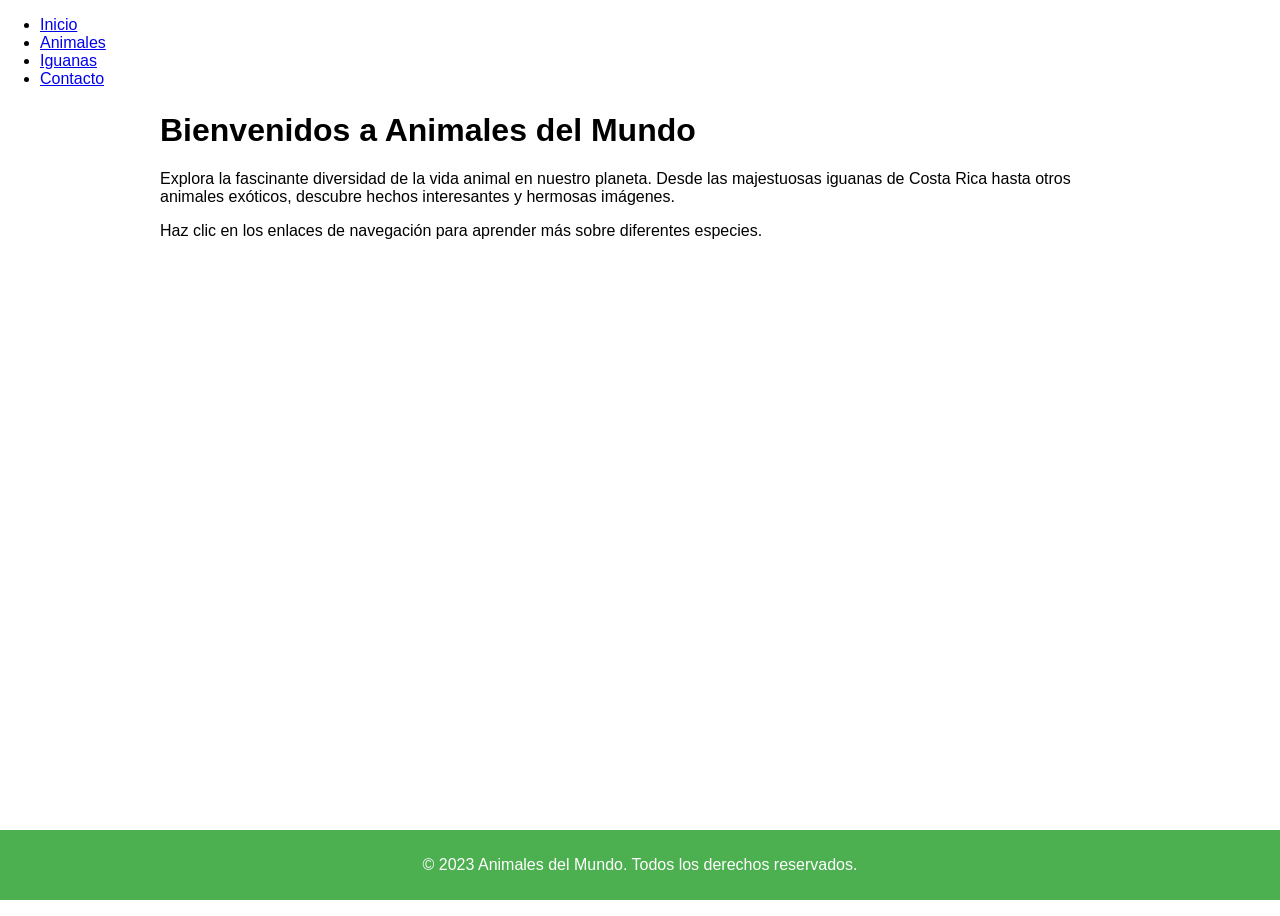
<file: index.html>
<!DOCTYPE html>
<html lang="es">
<head>
    <meta charset="UTF-8">
    <meta name="viewport" content="width=device-width, initial-scale=1.0">
    <title>Animales del Mundo</title>
    <link rel="stylesheet" href="styles.css">
</head>
<body>
    <nav>
        <ul>
            <li><a href="index.html">Inicio</a></li>
            <li><a href="animales.html">Animales</a></li>
            <li><a href="iguana.html">Iguanas</a></li>
            <li><a href="contacto.html">Contacto</a></li>
        </ul>
    </nav>

    <main>
        <h1>Bienvenidos a Animales del Mundo</h1>
        <p>Explora la fascinante diversidad de la vida animal en nuestro planeta. Desde las majestuosas iguanas de Costa Rica hasta otros animales exóticos, descubre hechos interesantes y hermosas imágenes.</p>
        <p>Haz clic en los enlaces de navegación para aprender más sobre diferentes especies.</p>
    </main>

    <footer>
        <p>&copy; 2023 Animales del Mundo. Todos los derechos reservados.</p>
    </footer>
</body>
</html>
</file>
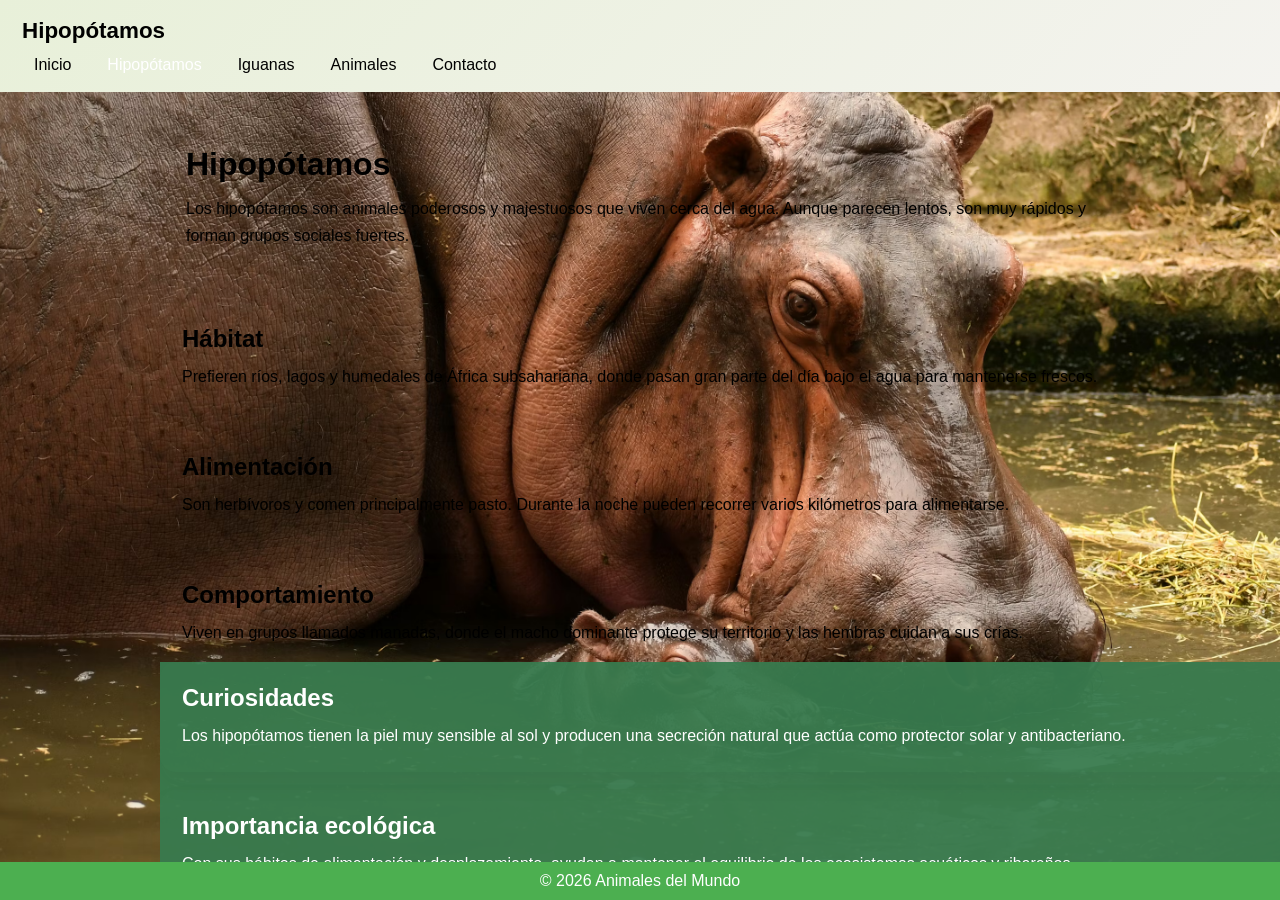
<file: hipopotamo.html>
<!DOCTYPE html>
<html lang="es">
<head>
    <meta charset="UTF-8">
    <meta name="viewport" content="width=device-width, initial-scale=1.0">
    <title>Hipopótamos</title>
    <link rel="stylesheet" href="styles.css">
</head>
<body class="hippo-page">
    <header>
        <div class="site-brand">Hipopótamos</div>
        <nav class="main-nav">
            <ul>
                <li><a href="index.html">Inicio</a></li>
                <li><a href="hipopotamo.html" class="active">Hipopótamos</a></li>
                <li><a href="iguana.html">Iguanas</a></li>
                <li><a href="animales.html">Animales</a></li>
                <li><a href="contacto.html">Contacto</a></li>
            </ul>
        </nav>
    </header>

    <main>
        <section class="hero">
            <h1>Hipopótamos</h1>
            <p>Los hipopótamos son animales poderosos y majestuosos que viven cerca del agua. Aunque parecen lentos, son muy rápidos y forman grupos sociales fuertes.</p>
        </section>
        

        <section class="info-grid">
            <article class="card">
                <h2>Hábitat</h2>
                <p>Prefieren ríos, lagos y humedales de África subsahariana, donde pasan gran parte del día bajo el agua para mantenerse frescos.</p>
            </article>
            <article class="card">
                <h2>Alimentación</h2>
                <p>Son herbívoros y comen principalmente pasto. Durante la noche pueden recorrer varios kilómetros para alimentarse.</p>
            </article>
            <article class="card">
                <h2>Comportamiento</h2>
                <p>Viven en grupos llamados manadas, donde el macho dominante protege su territorio y las hembras cuidan a sus crías.</p>
            </article>
        </section>

        <section class="details">
            <article class="card">
                <h2>Curiosidades</h2>
                <p>Los hipopótamos tienen la piel muy sensible al sol y producen una secreción natural que actúa como protector solar y antibacteriano.</p>
            </article>
            <article class="card">
                <h2>Importancia ecológica</h2>
                <p>Con sus hábitos de alimentación y desplazamiento, ayudan a mantener el equilibrio de los ecosistemas acuáticos y ribereños.</p>
            </article>
        </section>
    </main>

    <footer>
        © 2026 Animales del Mundo
    </footer>
</body>
</html>
</file>
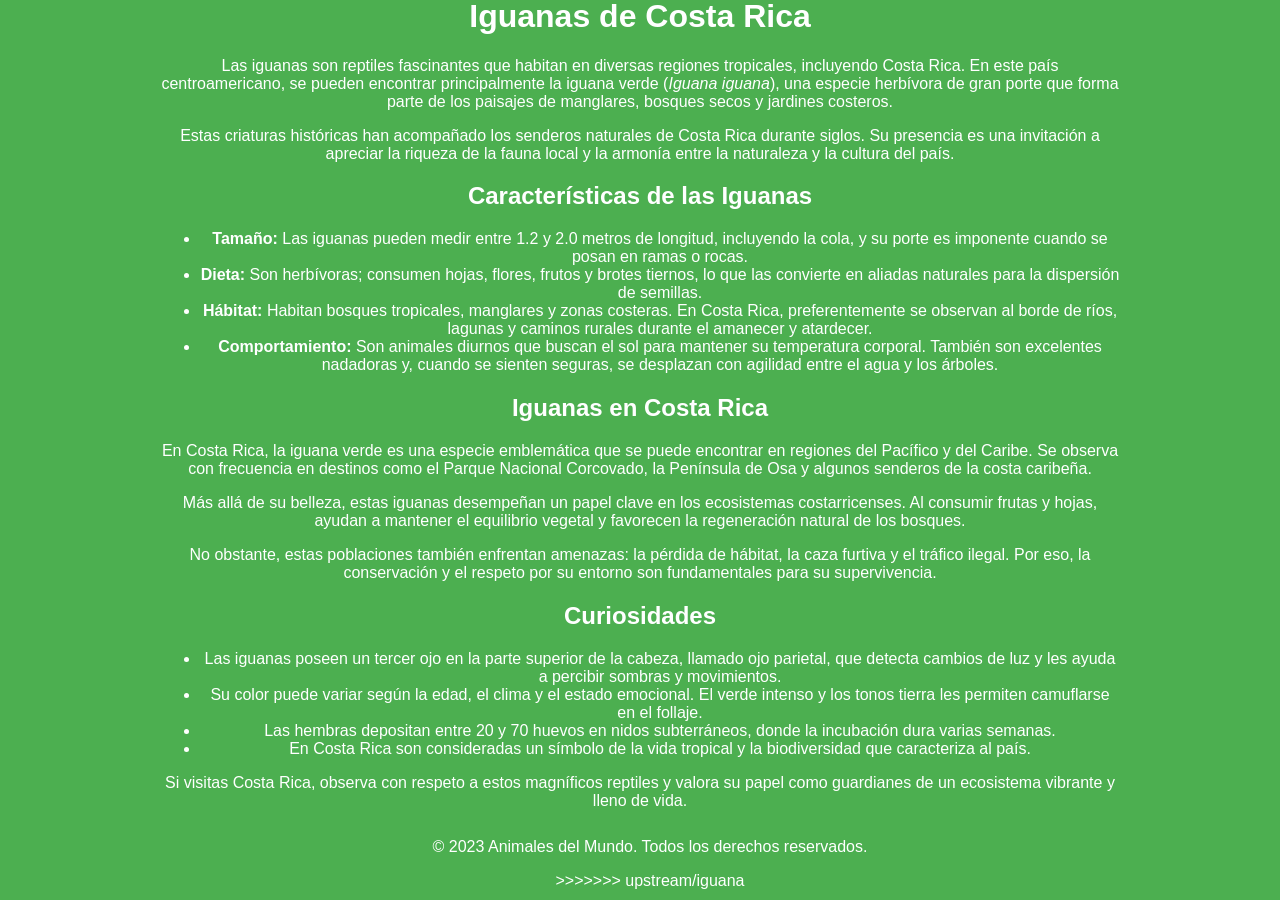
<file: iguana.html>
<!DOCTYPE html>
<html lang="es">
<head>
    <meta charset="UTF-8">
    <meta name="viewport" content="width=device-width, initial-scale=1.0">
    <title>Iguanas de Costa Rica</title>
    <link rel="stylesheet" href="styles.css">
</head>
<<<<<<< HEAD
<body>
    <header>
        <div class="site-brand">Iguanas</div>
        <nav class="main-nav">
            <ul>
                <li><a href="index.html">Inicio</a></li>
                <li><a href="hipopotamo.html">Hipopótamos</a></li>
                <li><a href="iguana.html" class="active">Iguanas</a></li>
                <li><a href="animales.html">Animales</a></li>
                <li><a href="contacto.html">Contacto</a></li>
            </ul>
        </nav>
    </header>

    <main>
        <section class="hero">
            <h1>Iguanas de Costa Rica</h1>
            <p>Esta página comparte el mismo estilo del proyecto para que todas las secciones tengan un diseño uniforme y moderno.</p>
            <img src="iguana-iguanas.jpg" alt="Iguana en su hábitat natural" class="hero-image">
        </section>
    </main>

    <footer>
        © 2026 Animales del Mundo
=======
<body class="page-iguana">
    <nav>
        <ul>
            <li><a href="index.html">Inicio</a></li>
            <li><a href="animales.html">Animales</a></li>
            <li><a href="iguana.html">Iguanas</a></li>
            <li><a href="contacto.html">Contacto</a></li>
        </ul>
    </nav>

    <main>
        <h1>Iguanas de Costa Rica</h1>
        <p>Las iguanas son reptiles fascinantes que habitan en diversas regiones tropicales, incluyendo Costa Rica. En este país centroamericano, se pueden encontrar principalmente la iguana verde (<em>Iguana iguana</em>), una especie herbívora de gran porte que forma parte de los paisajes de manglares, bosques secos y jardines costeros.</p>

        <p>Estas criaturas históricas han acompañado los senderos naturales de Costa Rica durante siglos. Su presencia es una invitación a apreciar la riqueza de la fauna local y la armonía entre la naturaleza y la cultura del país.</p>

        <h2>Características de las Iguanas</h2>
        <ul>
            <li><strong>Tamaño:</strong> Las iguanas pueden medir entre 1.2 y 2.0 metros de longitud, incluyendo la cola, y su porte es imponente cuando se posan en ramas o rocas.</li>
            <li><strong>Dieta:</strong> Son herbívoras; consumen hojas, flores, frutos y brotes tiernos, lo que las convierte en aliadas naturales para la dispersión de semillas.</li>
            <li><strong>Hábitat:</strong> Habitan bosques tropicales, manglares y zonas costeras. En Costa Rica, preferentemente se observan al borde de ríos, lagunas y caminos rurales durante el amanecer y atardecer.</li>
            <li><strong>Comportamiento:</strong> Son animales diurnos que buscan el sol para mantener su temperatura corporal. También son excelentes nadadoras y, cuando se sienten seguras, se desplazan con agilidad entre el agua y los árboles.</li>
        </ul>

        <h2>Iguanas en Costa Rica</h2>
        <p>En Costa Rica, la iguana verde es una especie emblemática que se puede encontrar en regiones del Pacífico y del Caribe. Se observa con frecuencia en destinos como el Parque Nacional Corcovado, la Península de Osa y algunos senderos de la costa caribeña.</p>

        <p>Más allá de su belleza, estas iguanas desempeñan un papel clave en los ecosistemas costarricenses. Al consumir frutas y hojas, ayudan a mantener el equilibrio vegetal y favorecen la regeneración natural de los bosques.</p>

        <p>No obstante, estas poblaciones también enfrentan amenazas: la pérdida de hábitat, la caza furtiva y el tráfico ilegal. Por eso, la conservación y el respeto por su entorno son fundamentales para su supervivencia.</p>

        <h2>Curiosidades</h2>
        <ul>
            <li>Las iguanas poseen un tercer ojo en la parte superior de la cabeza, llamado ojo parietal, que detecta cambios de luz y les ayuda a percibir sombras y movimientos.</li>
            <li>Su color puede variar según la edad, el clima y el estado emocional. El verde intenso y los tonos tierra les permiten camuflarse en el follaje.</li>
            <li>Las hembras depositan entre 20 y 70 huevos en nidos subterráneos, donde la incubación dura varias semanas.</li>
            <li>En Costa Rica son consideradas un símbolo de la vida tropical y la biodiversidad que caracteriza al país.</li>
        </ul>

        <p>Si visitas Costa Rica, observa con respeto a estos magníficos reptiles y valora su papel como guardianes de un ecosistema vibrante y lleno de vida.</p>
    </main>

    <footer>
        <p>&copy; 2023 Animales del Mundo. Todos los derechos reservados.</p>
>>>>>>> upstream/iguana
    </footer>
</body>
</html>
</file>
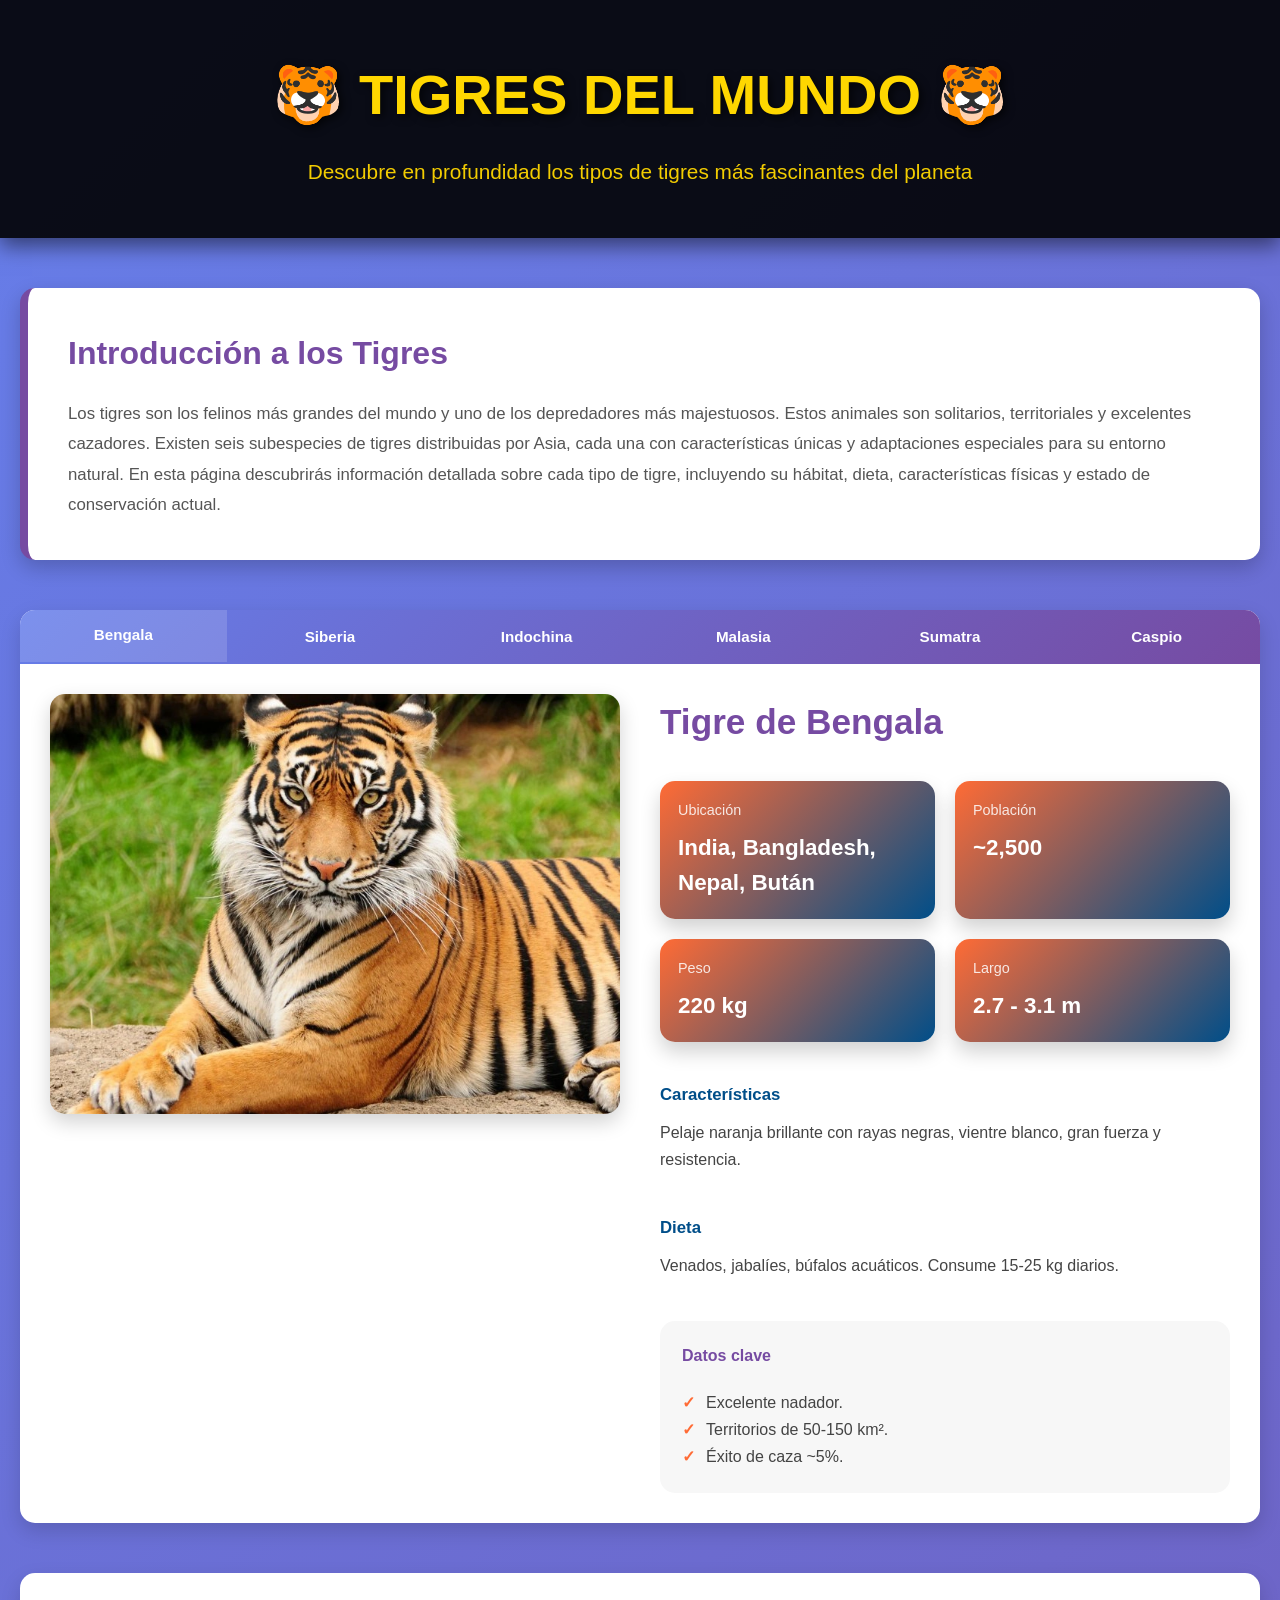
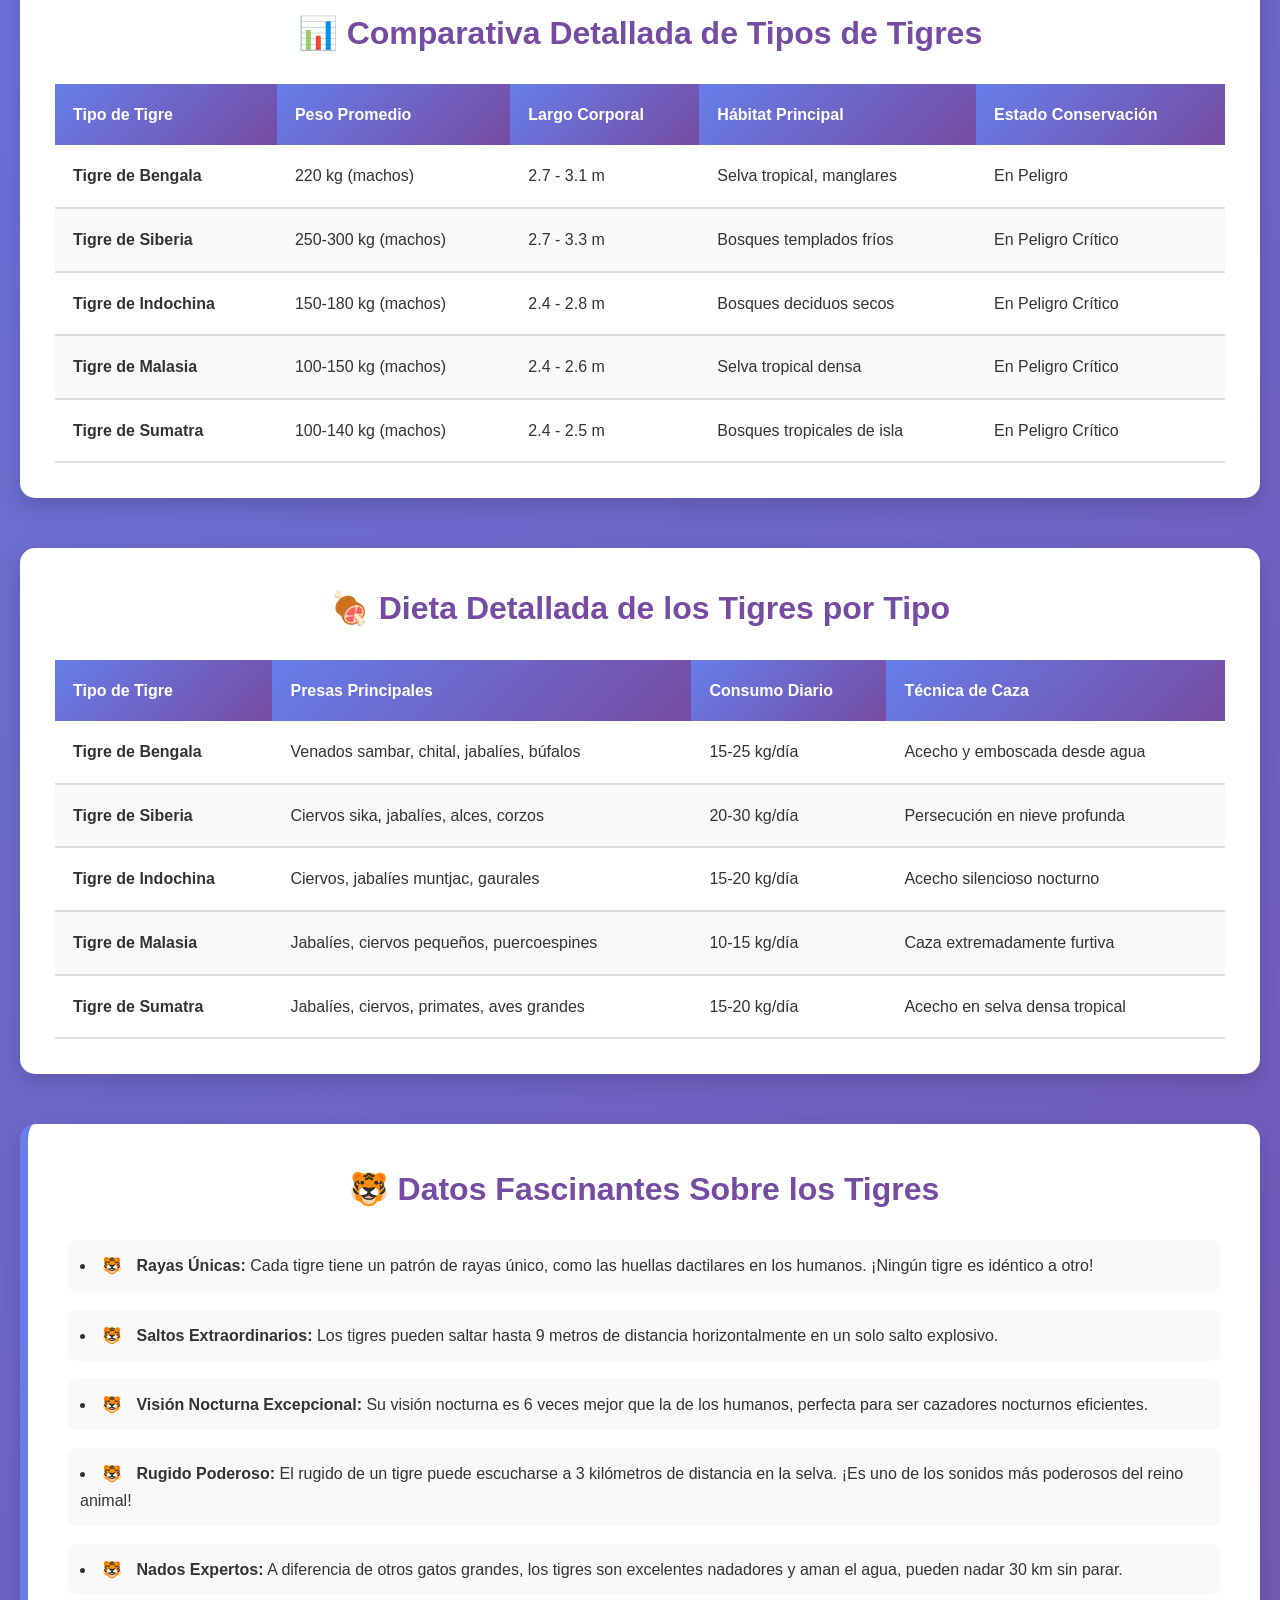
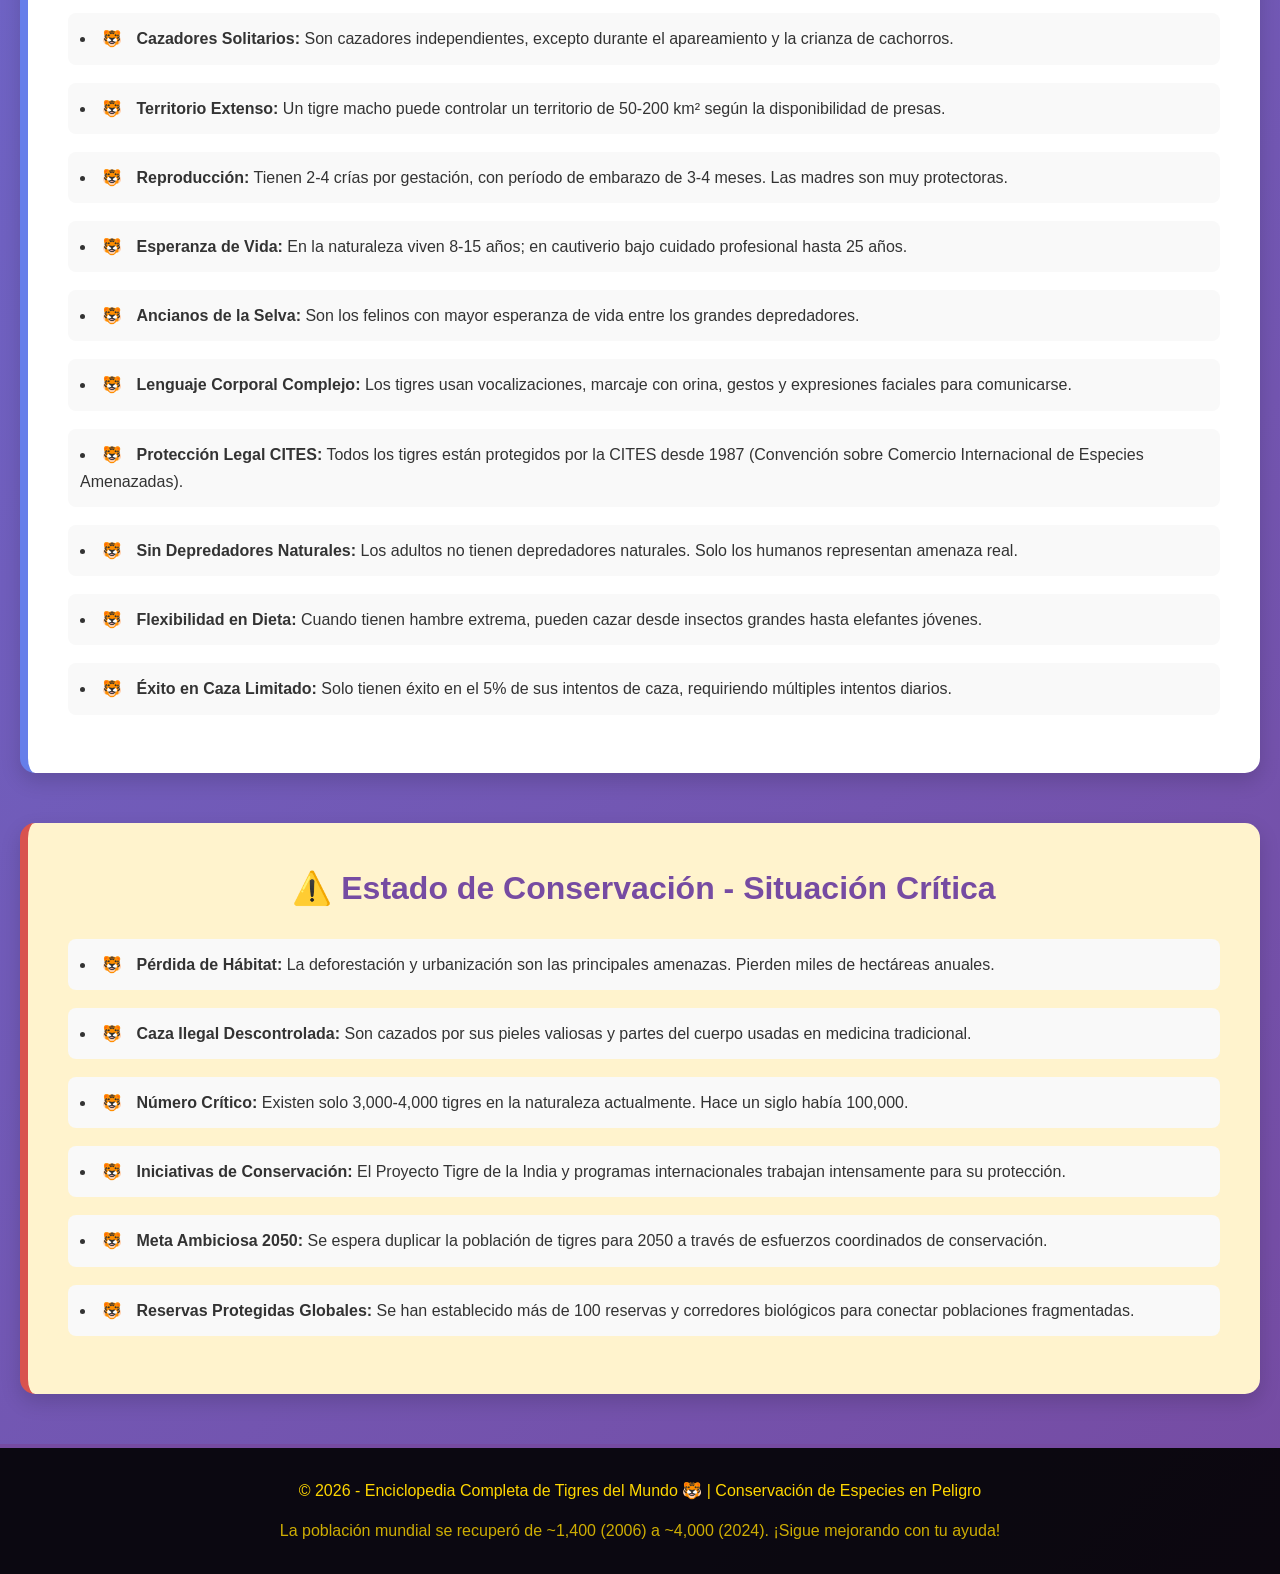
<file: tigre.html>
<!DOCTYPE html>
<html lang="es">
<head>
    <meta charset="UTF-8">
    <meta name="viewport" content="width=device-width, initial-scale=1.0">
    <title>Enciclopedia de Tigres del Mundo</title>
    <style>
        * {
            margin: 0;
            padding: 0;
            box-sizing: border-box;
        }
        
        @keyframes slideInDown {
            from {
                opacity: 0;
                transform: translateY(-50px);
            }
            to {
                opacity: 1;
                transform: translateY(0);
            }
        }
        
        @keyframes slideInUp {
            from {
                opacity: 0;
                transform: translateY(50px);
            }
            to {
                opacity: 1;
                transform: translateY(0);
            }
        }
        
        @keyframes fadeIn {
            from {
                opacity: 0;
            }
            to {
                opacity: 1;
            }
        }
        
        @keyframes scaleIn {
            from {
                opacity: 0;
                transform: scale(0.8);
            }
            to {
                opacity: 1;
                transform: scale(1);
            }
        }
        
        @keyframes glow {
            0%, 100% {
                box-shadow: 0 0 10px rgba(255, 215, 0, 0.3);
            }
            50% {
                box-shadow: 0 0 25px rgba(255, 215, 0, 0.8);
            }
        }
        
        @keyframes pulse {
            0%, 100% {
                transform: scale(1);
            }
            50% {
                transform: scale(1.05);
            }
        }
        
        body {
            font-family: 'Segoe UI', Tahoma, Geneva, Verdana, sans-serif;
            line-height: 1.6;
            color: #333;
            background: linear-gradient(135deg, #667eea 0%, #764ba2 100%);
        }
        
        header {
            background-color: rgba(0, 0, 0, 0.9);
            color: #ffd700;
            padding: 50px 20px;
            text-align: center;
            box-shadow: 0 8px 20px rgba(0, 0, 0, 0.5);
            animation: slideInDown 0.8s ease-out;
        }
        
        header h1 {
            font-size: 3.5em;
            margin-bottom: 15px;
            text-shadow: 3px 3px 8px rgba(0, 0, 0, 0.7);
            animation: pulse 3s infinite;
        }
        
        header p {
            font-size: 1.3em;
            opacity: 0.95;
            animation: fadeIn 1.2s ease-out;
        }
        
        .container {
            max-width: 1300px;
            margin: 50px auto;
            padding: 0 20px;
        }
        
        .intro {
            background-color: white;
            padding: 40px;
            border-radius: 15px;
            margin-bottom: 50px;
            box-shadow: 0 8px 20px rgba(0, 0, 0, 0.2);
            animation: slideInUp 0.8s ease-out;
            border-left: 8px solid #764ba2;
        }
        
        .intro h2 {
            color: #764ba2;
            margin-bottom: 20px;
            font-size: 2em;
        }
        
        .intro p {
            font-size: 1.05em;
            line-height: 1.8;
            color: #555;
        }
        
        /* PESTAÑAS DE TIGRES */
        .tabs-wrapper {
            background-color: white;
            border-radius: 15px;
            box-shadow: 0 8px 20px rgba(0, 0, 0, 0.15);
            margin-bottom: 50px;
            overflow: hidden;
            animation: fadeIn 1s ease-out 0.3s both;
        }
        
        .tabs-header {
            display: grid;
            grid-template-columns: repeat(6, minmax(100px, 1fr));
            background: linear-gradient(135deg, #667eea 0%, #764ba2 100%);
        }
        
        .tab-button {
            padding: 18px 12px;
            background-color: transparent;
            color: white;
            border: none;
            cursor: pointer;
            font-size: 0.95em;
            font-weight: bold;
            transition: background 0.3s ease, transform 0.3s ease;
            text-align: center;
            line-height: 1.2;
        }
        
        .tab-button:hover,
        .tab-button.active {
            background-color: rgba(255, 255, 255, 0.15);
            transform: translateY(-2px);
        }
        
        .tabs-content {
            padding: 30px;
        }
        
        .tab-panel {
            display: none;
        }
        
        .tab-panel.active {
            display: block;
        }
        
        .tab-card {
            display: grid;
            grid-template-columns: 1fr 1fr;
            gap: 40px;
            align-items: start;
        }
        
        .tab-card .tab-image {
            width: 100%;
            border-radius: 15px;
            height: 420px;
            object-fit: cover;
            box-shadow: 0 8px 20px rgba(0, 0, 0, 0.18);
            transition: transform 0.5s ease;
        }
        
        .tab-card .tab-image:hover {
            transform: scale(1.03);
        }
        
        .tab-details {
            display: flex;
            flex-direction: column;
            gap: 20px;
        }
        
        .tab-details h3 {
            color: #764ba2;
            font-size: 2.2em;
            margin-bottom: 10px;
        }
        
        .info-section {
            margin-bottom: 22px;
            animation: slideInUp 0.8s ease-out;
        }
        
        .info-section strong {
            color: #004e89;
            display: block;
            margin-bottom: 10px;
            font-size: 1.05em;
        }
        
        .info-section p {
            font-size: 1em;
            line-height: 1.7;
            color: #444;
        }
        
        .detail-grid {
            display: grid;
            grid-template-columns: repeat(2, minmax(140px, 1fr));
            gap: 20px;
            margin-bottom: 20px;
        }
        
        .detail-box {
            background: linear-gradient(135deg, #ff6b35 0%, #004e89 100%);
            color: white;
            border-radius: 15px;
            padding: 18px;
            box-shadow: 0 10px 20px rgba(0, 0, 0, 0.18);
        }
        
        .detail-box span {
            display: block;
            opacity: 0.85;
            font-size: 0.9em;
            margin-bottom: 8px;
        }
        
        .detail-box strong {
            font-size: 1.4em;
            display: block;
        }
        
        .feature-list {
            background-color: #f7f7f7;
            border-radius: 15px;
            padding: 22px;
            display: grid;
            gap: 12px;
        }
        
        .feature-list p {
            margin-bottom: 0;
            color: #505050;
        }
        
        .feature-list strong {
            color: #764ba2;
            display: block;
            margin-bottom: 8px;
        }
        
        .feature-list ul {
            list-style: none;
            padding-left: 0;
        }
        
        .feature-list li {
            padding-left: 24px;
            position: relative;
            line-height: 1.7;
            color: #444;
        }
        
        .feature-list li:before {
            content: "✓";
            position: absolute;
            left: 0;
            color: #ff6b35;
            font-weight: bold;
        }
        
        .tabs-header .tab-button {
            font-size: 0.95em;
        }
        
        .tabs-header .tab-button:focus {
            outline: none;
        }
        
        .tabla-tigres {
            background-color: white;
            padding: 35px;
            border-radius: 15px;
            margin-bottom: 50px;
            box-shadow: 0 8px 20px rgba(0, 0, 0, 0.15);
            animation: slideInUp 0.8s ease-out;
        }
        
        .tabla-tigres h2 {
            color: #764ba2;
            margin-bottom: 25px;
            text-align: center;
            font-size: 2em;
        }
        
        table {
            width: 100%;
            border-collapse: collapse;
            margin-top: 20px;
        }
        
        table th {
            background: linear-gradient(135deg, #667eea 0%, #764ba2 100%);
            color: white;
            padding: 18px;
            text-align: left;
            font-weight: bold;
            animation: slideInDown 0.6s ease-out;
        }
        
        table td {
            padding: 18px;
            border-bottom: 2px solid #ddd;
            transition: all 0.3s ease;
        }
        
        table tr:nth-child(even) {
            background-color: #f9f9f9;
        }
        
        table tr:hover {
            background-color: #e8f1ff;
            transform: scale(1.01);
        }
        
        .curiosidades {
            background-color: white;
            padding: 40px;
            border-radius: 15px;
            margin-bottom: 50px;
            box-shadow: 0 8px 20px rgba(0, 0, 0, 0.15);
            animation: slideInUp 1s ease-out;
            border-left: 8px solid #667eea;
        }
        
        .curiosidades h2 {
            color: #764ba2;
            margin-bottom: 25px;
            text-align: center;
            font-size: 2em;
        }
        
        .curiosidades ul {
            list-style-position: inside;
        }
        
        .curiosidades li {
            margin-bottom: 18px;
            padding: 12px;
            font-size: 1em;
            line-height: 1.7;
            background-color: #f9f9f9;
            border-radius: 8px;
            transition: all 0.3s ease;
            animation: slideInUp 0.6s ease-out;
        }
        
        .curiosidades li:hover {
            background-color: #e8f1ff;
            transform: translateX(10px);
            box-shadow: 0 4px 12px rgba(102, 126, 234, 0.2);
        }
        
        .curiosidades li:before {
            content: "🐯 ";
            margin-right: 10px;
        }
        
        footer {
            background-color: rgba(0, 0, 0, 0.9);
            color: #ffd700;
            text-align: center;
            padding: 30px 20px;
            margin-top: 50px;
            animation: slideInUp 0.8s ease-out;
            border-top: 4px solid #764ba2;
        }
        
        @media (max-width: 768px) {
            header h1 {
                font-size: 2.2em;
            }
            
            .tigres-grid {
                grid-template-columns: 1fr;
                gap: 35px;
            }
            
            table {
                font-size: 0.9em;
            }
            
            table th, table td {
                padding: 12px;
            }
            
            .intro, .tabla-tigres, .curiosidades {
                padding: 25px;
            }
        }
    </style>
</head>
<body>
    <header>
        <h1>🐯 TIGRES DEL MUNDO 🐯</h1>
        <p>Descubre en profundidad los tipos de tigres más fascinantes del planeta</p>
    </header>
    
    <div class="container">
        <div class="intro">
            <h2>Introducción a los Tigres</h2>
            <p>
                Los tigres son los felinos más grandes del mundo y uno de los depredadores más majestuosos. 
                Estos animales son solitarios, territoriales y excelentes cazadores. Existen seis subespecies 
                de tigres distribuidas por Asia, cada una con características únicas y adaptaciones especiales 
                para su entorno natural. En esta página descubrirás información detallada sobre cada tipo de tigre, 
                incluyendo su hábitat, dieta, características físicas y estado de conservación actual.
            </p>
        </div>
        
        <div class="tabs-wrapper">
            <div class="tabs-header">
                <button class="tab-button active" data-tab="bengala">Bengala</button>
                <button class="tab-button" data-tab="siberia">Siberia</button>
                <button class="tab-button" data-tab="indochina">Indochina</button>
                <button class="tab-button" data-tab="malasia">Malasia</button>
                <button class="tab-button" data-tab="sumatra">Sumatra</button>
                <button class="tab-button" data-tab="caspio">Caspio</button>
            </div>
            <div class="tabs-content">
                <div id="bengala" class="tab-panel active">
                    <div class="tab-card">
                        <img src="imagenes/Tigre_de_bengala.webp" alt="Tigre de Bengala" class="tab-image">
                        <div class="tab-details">
                            <h3>Tigre de Bengala</h3>
                            <div class="detail-grid">
                                <div class="detail-box"><span>Ubicación</span><strong>India, Bangladesh, Nepal, Bután</strong></div>
                                <div class="detail-box"><span>Población</span><strong>~2,500</strong></div>
                                <div class="detail-box"><span>Peso</span><strong>220 kg</strong></div>
                                <div class="detail-box"><span>Largo</span><strong>2.7 - 3.1 m</strong></div>
                            </div>
                            <div class="info-section"><strong>Características</strong><p>Pelaje naranja brillante con rayas negras, vientre blanco, gran fuerza y resistencia.</p></div>
                            <div class="info-section"><strong>Dieta</strong><p>Venados, jabalíes, búfalos acuáticos. Consume 15-25 kg diarios.</p></div>
                            <div class="feature-list"><strong>Datos clave</strong><ul><li>Excelente nadador.</li><li>Territorios de 50-150 km².</li><li>Éxito de caza ~5%.</li></ul></div>
                        </div>
                    </div>
                </div>
                <div id="siberia" class="tab-panel">
                    <div class="tab-card">
                        <img src="imagenes/tigre de siberia.webp" alt="Tigre de Siberia" class="tab-image">
                        <div class="tab-details">
                            <h3>Tigre de Siberia (Amur)</h3>
                            <div class="detail-grid">
                                <div class="detail-box"><span>Ubicación</span><strong>Lejano Oriente ruso</strong></div>
                                <div class="detail-box"><span>Población</span><strong>500-600</strong></div>
                                <div class="detail-box"><span>Peso</span><strong>250-300 kg</strong></div>
                                <div class="detail-box"><span>Largo</span><strong>2.7 - 3.3 m</strong></div>
                            </div>
                            <div class="info-section"><strong>Características</strong><p>Pelaje espeso, adaptado al frío extremo, muy grande y musculoso.</p></div>
                            <div class="info-section"><strong>Dieta</strong><p>Ciervos sika, jabalíes, alces. Consume 20-30 kg diarios.</p></div>
                            <div class="feature-list"><strong>Datos clave</strong><ul><li>Felino más pesado del mundo.</li><li>Puede soportar -45°C.</li><li>Recuperación de solo 40 a 600 ejemplares.</li></ul></div>
                        </div>
                    </div>
                </div>
                <div id="indochina" class="tab-panel">
                    <div class="tab-card">
                        <img src="imagenes/tigre indochina.jpg" alt="Tigre de Indochina" class="tab-image">
                        <div class="tab-details">
                            <h3>Tigre de Indochina</h3>
                            <div class="detail-grid">
                                <div class="detail-box"><span>Ubicación</span><strong>SE Asia</strong></div>
                                <div class="detail-box"><span>Población</span><strong>~250</strong></div>
                                <div class="detail-box"><span>Peso</span><strong>150-180 kg</strong></div>
                                <div class="detail-box"><span>Largo</span><strong>2.4 - 2.8 m</strong></div>
                            </div>
                            <div class="info-section"><strong>Características</strong><p>Más pequeño, rayas rectas, color naranja oscuro y cuerpo ágil.</p></div>
                            <div class="info-section"><strong>Dieta</strong><p>Ciervos, jabalíes muntjac. Consume 15-20 kg diarios.</p></div>
                            <div class="feature-list"><strong>Datos clave</strong><ul><li>Hábitat en bosques secos.</li><li>Muy esquivo y nocturno.</li><li>Extremadamente amenazado.</li></ul></div>
                        </div>
                    </div>
                </div>
                <div id="malasia" class="tab-panel">
                    <div class="tab-card">
                        <img src="imagenes/malasia tigre.webp" alt="Tigre de Malasia" class="tab-image">
                        <div class="tab-details">
                            <h3>Tigre de Malasia</h3>
                            <div class="detail-grid">
                                <div class="detail-box"><span>Ubicación</span><strong>Península Malaya</strong></div>
                                <div class="detail-box"><span>Población</span><strong>250-340</strong></div>
                                <div class="detail-box"><span>Peso</span><strong>100-150 kg</strong></div>
                                <div class="detail-box"><span>Largo</span><strong>2.4 - 2.6 m</strong></div>
                            </div>
                            <div class="info-section"><strong>Características</strong><p>Tamaño pequeño, extremadamente ágil, ideal para la selva densa.</p></div>
                            <div class="info-section"><strong>Dieta</strong><p>Jabalíes, ciervos pequeños. Consume 10-15 kg diarios.</p></div>
                            <div class="feature-list"><strong>Datos clave</strong><ul><li>Distribución más estrecha.</li><li>Muy difícil de ver.</li><li>Sobrevive en bosques perturbados.</li></ul></div>
                        </div>
                    </div>
                </div>
                <div id="sumatra" class="tab-panel">
                    <div class="tab-card">
                        <img src="imagenes/sumatran-tiger.jpg" alt="Tigre de Sumatra" class="tab-image">
                        <div class="tab-details">
                            <h3>Tigre de Sumatra</h3>
                            <div class="detail-grid">
                                <div class="detail-box"><span>Ubicación</span><strong>Sumatra, Indonesia</strong></div>
                                <div class="detail-box"><span>Población</span><strong>~400</strong></div>
                                <div class="detail-box"><span>Peso</span><strong>100-140 kg</strong></div>
                                <div class="detail-box"><span>Largo</span><strong>2.4 - 2.5 m</strong></div>
                            </div>
                            <div class="info-section"><strong>Características</strong><p>El más pequeño, rayas densas y melena en cuello; adaptado a isla tropical.</p></div>
                            <div class="info-section"><strong>Dieta</strong><p>Jabalíes, ciervos, primates. Consume 15-20 kg diarios.</p></div>
                            <div class="feature-list"><strong>Datos clave</strong><ul><li>Único tigre de isla.</li><li>Rayas más densas.</li><li>En peligro crítico.</li></ul></div>
                        </div>
                    </div>
                </div>
                <div id="caspio" class="tab-panel">
                    <div class="tab-card">
                        <img src="imagenes/tigre caspio.avif" alt="Tigre del Caspio" class="tab-image">
                        <div class="tab-details">
                            <h3>Tigre del Caspio ⚰️</h3>
                            <div class="detail-grid">
                                <div class="detail-box"><span>Ubicación</span><strong>Región del Caspio</strong></div>
                                <div class="detail-box"><span>Población</span><strong>0</strong></div>
                                <div class="detail-box"><span>Estado</span><strong>Extinto</strong></div>
                                <div class="detail-box"><span>Último avistamiento</span><strong>1970</strong></div>
                            </div>
                            <div class="info-section"><strong>Historia</strong><p>Fué cazado hasta la extinción. Era similar al tigre de Amur y vivía en humedales.</p></div>
                            <div class="info-section"><strong>Lección</strong><p>Su extinción muestra la urgencia de proteger especies y hábitats antes de perderlos.</p></div>
                            <div class="feature-list"><strong>Datos clave</strong><ul><li>Extinto por caza y pérdida de hábitat.</li><li>Era un depredador de humedales ribereños.</li><li>Su desaparición es una advertencia para la conservación.</li></ul></div>
                        </div>
                    </div>
                </div>
            </div>
        </div>
        
        <div class="tabla-tigres">
            <h2>📊 Comparativa Detallada de Tipos de Tigres</h2>
            <table>
                <thead>
                    <tr>
                        <th>Tipo de Tigre</th>
                        <th>Peso Promedio</th>
                        <th>Largo Corporal</th>
                        <th>Hábitat Principal</th>
                        <th>Estado Conservación</th>
                    </tr>
                </thead>
                <tbody>
                    <tr>
                        <td><strong>Tigre de Bengala</strong></td>
                        <td>220 kg (machos)</td>
                        <td>2.7 - 3.1 m</td>
                        <td>Selva tropical, manglares</td>
                        <td>En Peligro</td>
                    </tr>
                    <tr>
                        <td><strong>Tigre de Siberia</strong></td>
                        <td>250-300 kg (machos)</td>
                        <td>2.7 - 3.3 m</td>
                        <td>Bosques templados fríos</td>
                        <td>En Peligro Crítico</td>
                    </tr>
                    <tr>
                        <td><strong>Tigre de Indochina</strong></td>
                        <td>150-180 kg (machos)</td>
                        <td>2.4 - 2.8 m</td>
                        <td>Bosques deciduos secos</td>
                        <td>En Peligro Crítico</td>
                    </tr>
                    <tr>
                        <td><strong>Tigre de Malasia</strong></td>
                        <td>100-150 kg (machos)</td>
                        <td>2.4 - 2.6 m</td>
                        <td>Selva tropical densa</td>
                        <td>En Peligro Crítico</td>
                    </tr>
                    <tr>
                        <td><strong>Tigre de Sumatra</strong></td>
                        <td>100-140 kg (machos)</td>
                        <td>2.4 - 2.5 m</td>
                        <td>Bosques tropicales de isla</td>
                        <td>En Peligro Crítico</td>
                    </tr>
                </tbody>
            </table>
        </div>
        
        <div class="tabla-tigres">
            <h2>🍖 Dieta Detallada de los Tigres por Tipo</h2>
            <table>
                <thead>
                    <tr>
                        <th>Tipo de Tigre</th>
                        <th>Presas Principales</th>
                        <th>Consumo Diario</th>
                        <th>Técnica de Caza</th>
                    </tr>
                </thead>
                <tbody>
                    <tr>
                        <td><strong>Tigre de Bengala</strong></td>
                        <td>Venados sambar, chital, jabalíes, búfalos</td>
                        <td>15-25 kg/día</td>
                        <td>Acecho y emboscada desde agua</td>
                    </tr>
                    <tr>
                        <td><strong>Tigre de Siberia</strong></td>
                        <td>Ciervos sika, jabalíes, alces, corzos</td>
                        <td>20-30 kg/día</td>
                        <td>Persecución en nieve profunda</td>
                    </tr>
                    <tr>
                        <td><strong>Tigre de Indochina</strong></td>
                        <td>Ciervos, jabalíes muntjac, gaurales</td>
                        <td>15-20 kg/día</td>
                        <td>Acecho silencioso nocturno</td>
                    </tr>
                    <tr>
                        <td><strong>Tigre de Malasia</strong></td>
                        <td>Jabalíes, ciervos pequeños, puercoespines</td>
                        <td>10-15 kg/día</td>
                        <td>Caza extremadamente furtiva</td>
                    </tr>
                    <tr>
                        <td><strong>Tigre de Sumatra</strong></td>
                        <td>Jabalíes, ciervos, primates, aves grandes</td>
                        <td>15-20 kg/día</td>
                        <td>Acecho en selva densa tropical</td>
                    </tr>
                </tbody>
            </table>
        </div>
        
        <div class="curiosidades">
            <h2>🐯 Datos Fascinantes Sobre los Tigres</h2>
            <ul>
                <li><strong>Rayas Únicas:</strong> Cada tigre tiene un patrón de rayas único, como las huellas dactilares en los humanos. ¡Ningún tigre es idéntico a otro!</li>
                <li><strong>Saltos Extraordinarios:</strong> Los tigres pueden saltar hasta 9 metros de distancia horizontalmente en un solo salto explosivo.</li>
                <li><strong>Visión Nocturna Excepcional:</strong> Su visión nocturna es 6 veces mejor que la de los humanos, perfecta para ser cazadores nocturnos eficientes.</li>
                <li><strong>Rugido Poderoso:</strong> El rugido de un tigre puede escucharse a 3 kilómetros de distancia en la selva. ¡Es uno de los sonidos más poderosos del reino animal!</li>
                <li><strong>Nados Expertos:</strong> A diferencia de otros gatos grandes, los tigres son excelentes nadadores y aman el agua, pueden nadar 30 km sin parar.</li>
                <li><strong>Cazadores Solitarios:</strong> Son cazadores independientes, excepto durante el apareamiento y la crianza de cachorros.</li>
                <li><strong>Territorio Extenso:</strong> Un tigre macho puede controlar un territorio de 50-200 km² según la disponibilidad de presas.</li>
                <li><strong>Reproducción:</strong> Tienen 2-4 crías por gestación, con período de embarazo de 3-4 meses. Las madres son muy protectoras.</li>
                <li><strong>Esperanza de Vida:</strong> En la naturaleza viven 8-15 años; en cautiverio bajo cuidado profesional hasta 25 años.</li>
                <li><strong>Ancianos de la Selva:</strong> Son los felinos con mayor esperanza de vida entre los grandes depredadores.</li>
                <li><strong>Lenguaje Corporal Complejo:</strong> Los tigres usan vocalizaciones, marcaje con orina, gestos y expresiones faciales para comunicarse.</li>
                <li><strong>Protección Legal CITES:</strong> Todos los tigres están protegidos por la CITES desde 1987 (Convención sobre Comercio Internacional de Especies Amenazadas).</li>
                <li><strong>Sin Depredadores Naturales:</strong> Los adultos no tienen depredadores naturales. Solo los humanos representan amenaza real.</li>
                <li><strong>Flexibilidad en Dieta:</strong> Cuando tienen hambre extrema, pueden cazar desde insectos grandes hasta elefantes jóvenes.</li>
                <li><strong>Éxito en Caza Limitado:</strong> Solo tienen éxito en el 5% de sus intentos de caza, requiriendo múltiples intentos diarios.</li>
            </ul>
        </div>
        
        <div class="curiosidades" style="border-left: 8px solid #d9534f; background-color: #fff3cd;">
            <h2>⚠️ Estado de Conservación - Situación Crítica</h2>
            <ul>
                <li><strong>Pérdida de Hábitat:</strong> La deforestación y urbanización son las principales amenazas. Pierden miles de hectáreas anuales.</li>
                <li><strong>Caza Ilegal Descontrolada:</strong> Son cazados por sus pieles valiosas y partes del cuerpo usadas en medicina tradicional.</li>
                <li><strong>Número Crítico:</strong> Existen solo 3,000-4,000 tigres en la naturaleza actualmente. Hace un siglo había 100,000.</li>
                <li><strong>Iniciativas de Conservación:</strong> El Proyecto Tigre de la India y programas internacionales trabajan intensamente para su protección.</li>
                <li><strong>Meta Ambiciosa 2050:</strong> Se espera duplicar la población de tigres para 2050 a través de esfuerzos coordinados de conservación.</li>
                <li><strong>Reservas Protegidas Globales:</strong> Se han establecido más de 100 reservas y corredores biológicos para conectar poblaciones fragmentadas.</li>
            </ul>
        </div>
    </div>
    <script>
        const tabButtons = document.querySelectorAll('.tab-button');
        const tabPanels = document.querySelectorAll('.tab-panel');

        tabButtons.forEach(button => {
            button.addEventListener('click', () => {
                tabButtons.forEach(btn => btn.classList.remove('active'));
                tabPanels.forEach(panel => panel.classList.remove('active'));

                button.classList.add('active');
                document.getElementById(button.dataset.tab).classList.add('active');
            });
        });
    </script>
    
    <footer>
        <p>&copy; 2026 - Enciclopedia Completa de Tigres del Mundo 🐯 | Conservación de Especies en Peligro</p>
        <p style="margin-top: 15px; opacity: 0.8;">La población mundial se recuperó de ~1,400 (2006) a ~4,000 (2024). ¡Sigue mejorando con tu ayuda!</p>
    </footer>
</body>
</html>
</file>
<file: styles.css>
<<<<<<< HEAD
/* estilos generales del proyecto */
:root {
    --bg: #f4f3ef;
    --surface: #ffffff;
    --text: #2d2a26;
    --muted: #6f6b64;
    --accent: #7a9f35;
    --accent-dark: #5f7a29;
    --border: rgba(45, 42, 38, 0.12);
}

* {
    box-sizing: border-box;
}

html, body {
    margin: 0;
    padding: 0;
    font-family: "Segoe UI", Tahoma, Geneva, Verdana, sans-serif;
    background: var(--bg);
    color: var(--text);
}

body {
    min-height: 100vh;
}

body.hippo-page {
    background-image: url('hippo-bg.avif');
    background-size: cover;
    background-position: center;
    background-repeat: no-repeat;
    background-attachment: fixed;
}

header {
    background: linear-gradient(135deg, #e8f0d9 0%, #f4f3ef 100%);
    border-bottom: 1px solid var(--border);
    padding: 18px 22px;
}

.site-brand {
    font-size: 1.4rem;
    font-weight: 700;
    color: var(--accent-dark);
    margin-bottom: 12px;
}

.main-nav ul {
    list-style: none;
    padding: 0;
    margin: 0;
    display: flex;
    flex-wrap: wrap;
    gap: 12px;
}

.main-nav a {
    color: var(--muted);
    text-decoration: none;
    padding: 8px 12px;
    border-radius: 999px;
    transition: background 0.2s ease, color 0.2s ease;
}

.main-nav a:hover,
.main-nav a.active {
    background: var(--accent);
    color: #fff;
}

main {
    max-width: 1000px;
    margin: 24px auto;
    padding: 0 20px 40px;
}

.hero {
    background: var(--surface);
    padding: 30px 26px;
    border-radius: 18px;
    box-shadow: 0 18px 36px rgba(45, 42, 38, 0.06);
    border: 1px solid var(--border);
}

.hero-image {
    display: block;
    width: 100%;
    max-height: 420px;
    object-fit: cover;
    border-radius: 16px;
    margin-top: 22px;
    border: 1px solid var(--border);
    box-shadow: 0 16px 30px rgba(45, 42, 38, 0.08);
}

.hero h1 {
    margin-top: 0;
    margin-bottom: 12px;
    color: var(--accent-dark);
    font-size: clamp(2rem, 2.4vw, 3rem);
}

.hero p {
    margin: 0;
    line-height: 1.7;
    color: var(--muted);
}

.info-grid {
    display: grid;
    gap: 18px;
    margin-top: 24px;
}

.card {
    background: var(--surface);
    padding: 22px;
    border-radius: 16px;
    border: 1px solid var(--border);
    box-shadow: 0 12px 24px rgba(45, 42, 38, 0.05);
}

.card h2 {
    margin-top: 0;
    margin-bottom: 10px;
    color: var(--accent-dark);
}

.card p {
    margin: 0;
    line-height: 1.75;
    color: var(--muted);
}

.details {
    margin-top: 28px;
    display: grid;
    gap: 18px;
=======
body {
    font-family: "Georgia", "Palatino Linotype", "Book Antiqua", serif;
    margin: 0;
    padding: 0;
    background-color: #f7f2ec;
    color: #3c3a36;
}

.page-iguana {
    background-image: url("img/images.webp");
    background-size: cover;
    background-position: center;
    background-repeat: no-repeat;
}

nav {
    background-color: rgba(56, 123, 78, 0.92);
    padding: 12px;
}

nav ul {
    list-style-type: none;
    margin: 0;
    padding: 0;
    display: flex;
    justify-content: center;
}

nav ul li {
    margin: 0 15px;
}

nav ul li a {
    color: white;
    text-decoration: none;
    font-weight: bold;
}

nav ul li a:hover {
    text-decoration: underline;
}

main {
    max-width: 840px;
    margin: 30px auto 80px;
    padding: 30px;
    background-color: rgba(255, 255, 251, 0.96);
    border-radius: 14px;
    box-shadow: 0 0 18px rgba(0,0,0,0.18);
    backdrop-filter: blur(4px);
}

h1, h2 {
    color: #2d6b42;
    font-family: "Palatino Linotype", "Georgia", serif;
    font-weight: 700;
}

h1 {
    font-size: 2.8rem;
    margin-bottom: 0.4em;
}

h2 {
    font-size: 1.8rem;
    margin-top: 1.8em;
}

p, li {
    line-height: 1.75;
    font-size: 1rem;
}

ul {
    padding-left: 1.2rem;
>>>>>>> upstream/iguana
}

footer {
    text-align: center;
<<<<<<< HEAD
    padding: 18px 20px 28px;
    color: var(--muted);
    font-size: 0.95rem;
}

@media(min-width: 720px) {
    .info-grid {
        grid-template-columns: repeat(3, minmax(0, 1fr));
    }
}

@media(max-width: 520px) {
    .main-nav ul {
        flex-direction: column;
        gap: 10px;
    }
}
=======
    padding: 14px;
    background-color: rgba(56, 123, 78, 0.95);
    color: white;
    position: fixed;
    width: 100%;
    bottom: 0;
}

img {
    max-width: 100%;
    height: auto;
    border-radius: 8px;
}

footer {
    text-align: center;
    padding: 10px;
    background-color: #4CAF50;
    color: white;
    position: fixed;
    width: 100%;
    bottom: 0;
}
>>>>>>> upstream/iguana
</file>
